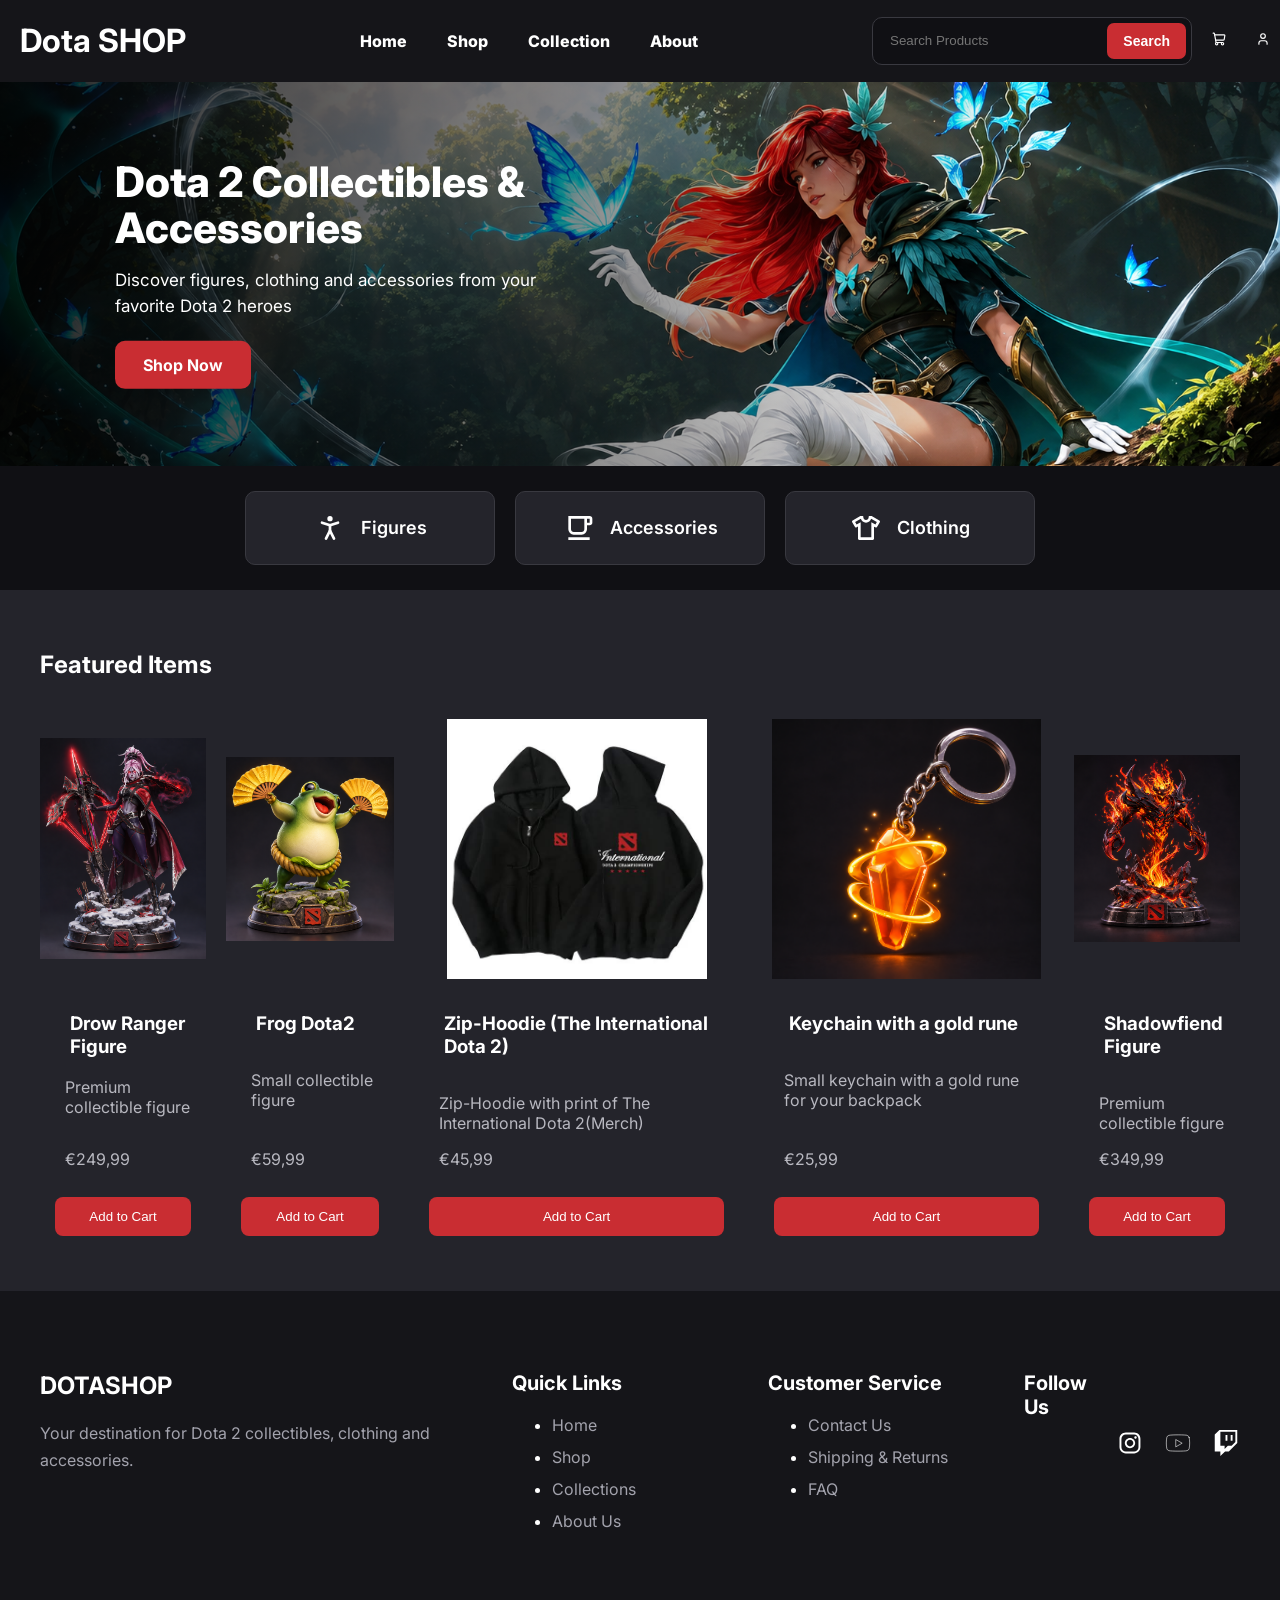
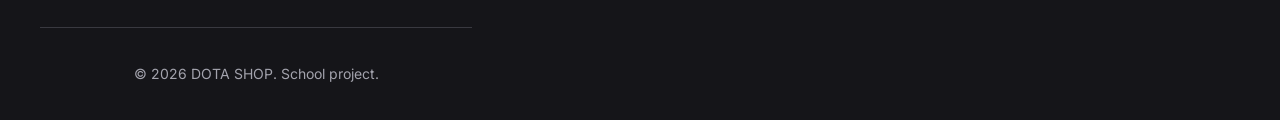
<file: index.html>
<!doctype html>
<html lang="en">
  <head>
    <meta charset="UTF-8" />
    <meta name="viewport" content="width=device-width, initial-scale=1.0" />
    <link rel="stylesheet" href="./style/style.css">
    <link rel="icon" type="image/png" href="./icons/website_logo.png">
    <script src="./js/js.js"></script>
    <title>Dota SHOP</title>
  </head>
  <body>
    <header class="header">
      <h1 class="head-text"><a href="index.html">Dota SHOP</a></h1>
      <nav class="navigation">
        <ul class="nav-list">
          <li class="style_list"><a href="./index.html">Home</a></li>
          <li class="style_list"><a href="./shop.html">Shop</a></li>
          <li class="style_list"><a href="./collection.html">Collection</a></li>
          <li class="style_list"><a href="./about.html">About</a></li>
        </ul>
      </nav>
      <div class="header-actions">
        <form class="search-form" role="search">
          <input
            class="search_field"
            type="search"
            placeholder="Search Products"
            aria-label="Search Products"
          />
          <button class="search" type="submit">Search</button>
        </form>
        <a class="" href="basket.html">
          <img
            class="basket"
            src="./icons/index1/shopping-cart.svg"
            alt="icon of basket"
          />
        </a>
        <a class="" href="user.html">
          <img
            class="account"
            src="./icons/index1/user.svg"
            alt="icon of account icon "
          />
        </a>
      </div>
    </header>
    <main class="main">
      <section class="hero">
        <div class="hero-content">
          <h2 class="content-text"> Dota 2 Collectibles & Accessories</h2>
          <p>
            Discover figures, clothing and accessories from your favorite Dota 2
            heroes
          </p>
          <button class = "shop-button" type="button"><a href="./shop.html">Shop Now</a></button>
        </div>
        <div class="hero-image">
          <img src="./images/main_walpaper.png" alt="wallpaper-image" />
        </div>
      </section>
      <section class = "categories"> 
        <div class = "figures">
            <img src = "./icons/index1/figur.svg" alt = "icon of figures">
            <span>Figures</span>
        </div>
        <div class = "accessories">
            <img src = "./icons/index1/accessories.svg" alt = "icon of accessories">
            <span>Accessories</span>

        </div>
        <div class = "clothing">
            <img src = "./icons/index1/clothing.svg" alt = "icon of clothing">
            <span>Clothing</span>
        </div>
      </section>
      <section class = "featured">
        <h2 >Featured Items</h2>
        <div class = "products-container">
            <article class="products-card drow-ranger">
                <img src="./images/drow_ranger.png" alt="Drow-ranger">
                <a href ="./products.html" class = "products-link">
                <div class="products-info">
                    <h3>Drow Ranger Figure</h3>
                    <p>Premium collectible figure</p>
                    </a>
                    <p class = "price">€249,99</p>          
                    <button type = "button">Add to Cart </button>
                </div>
            </article>
            <article class="products-card frog">
                <img src="./images/frog.png" alt="frog">
                <div class="products-info">
                    <h3>Frog Dota2</h3>
                    <p>Small collectible figure</p>
                    <p class="price">€59,99</p>
                    <button type="button">Add to Cart</button>
                </div>
            </article>
            <article class="products-card hoodie ">
                <img src="./images/hoodie.jpg" alt="hoodie"> 
                <div class = "products-info">
                    <h3>Zip-Hoodie (The International Dota 2)</h3>
                    <p>Zip-Hoodie with print of The International Dota 2(Merch)</p>
                    <p class = "price">€45,99</p>
                    <button type="button">Add to Cart</button>
                </div>   
            </article>
            <article class="products-card keychain">
              <img src="./images/gold_keycharm.png" alt="gold">
              <div class="products-info">
                <h3>Keychain with a gold rune</h3>
                <p>Small keychain with a gold rune for your backpack</p>
                <p class="price">€25,99</p>
                <button type = "button">Add to Cart</button>
              </div>
            </article>
            <article class = "products-card shadow_fiend">
               <img src="./images/shadow_fiend.png" alt="shadow_fiend">
            <div class = "products-info">
              <h3>Shadowfiend Figure</h3>
              <p>Premium collectible figure</p>
              <p class="price">€349,99</p>
              <button type = "button">Add to Cart</button>
            </div>
            </article>
        </div>
      </section>
    </main>
    <footer class="footer">
      <div class="footer-container">
        <div class="footer-brand">
          <h2>DOTA<span>SHOP</span></h2>
          <p> Your destination for Dota 2 collectibles,
            clothing and accessories.
          </p>
        </div>
        <div class="footer-links">
          <h3>Quick Links</h3>
          <ul>
            <li><a href="./index.html">Home</a></li>
            <li><a href="./shop.html">Shop</a></li>
            <li><a href="./collection.html">Collections</a></li>
            <li><a href="./about.html">About Us</a></li>
          </ul>
        </div>
        <div class="footer-service">
          <h3>Customer Service</h3>
          <ul>
            <li><a href="./contact.html">Contact Us</a></li>
            <li><a href="./shipping.html">Shipping & Returns</a></li>
            <li><a href="./faq.html">FAQ</a></li>
          </ul>
        </div>
        <div class="footer-social">
          <h3>Follow Us</h3>
          <div class="social-icons">
            <a href="" arial-label="Instagram">
              <img src="./icons/index1/inst.svg" aria-label="Instagram">
            </a>
            <a href="" aria-label="Youtube">
              <img src="./icons/index1/youtube.svg" aria-label="Youtube">
            </a>
            <a href="" aria-label="Twitch">
              <img src="./icons/index1/twitch.svg" aria-label="Twitch">
            </a>
          
      </div>
      </div>
      <div class="footer-bottom">
        <p>© 2026 DOTA SHOP. School project.</p>
      </div>
    </footer>
  </body>
</html>
</file>
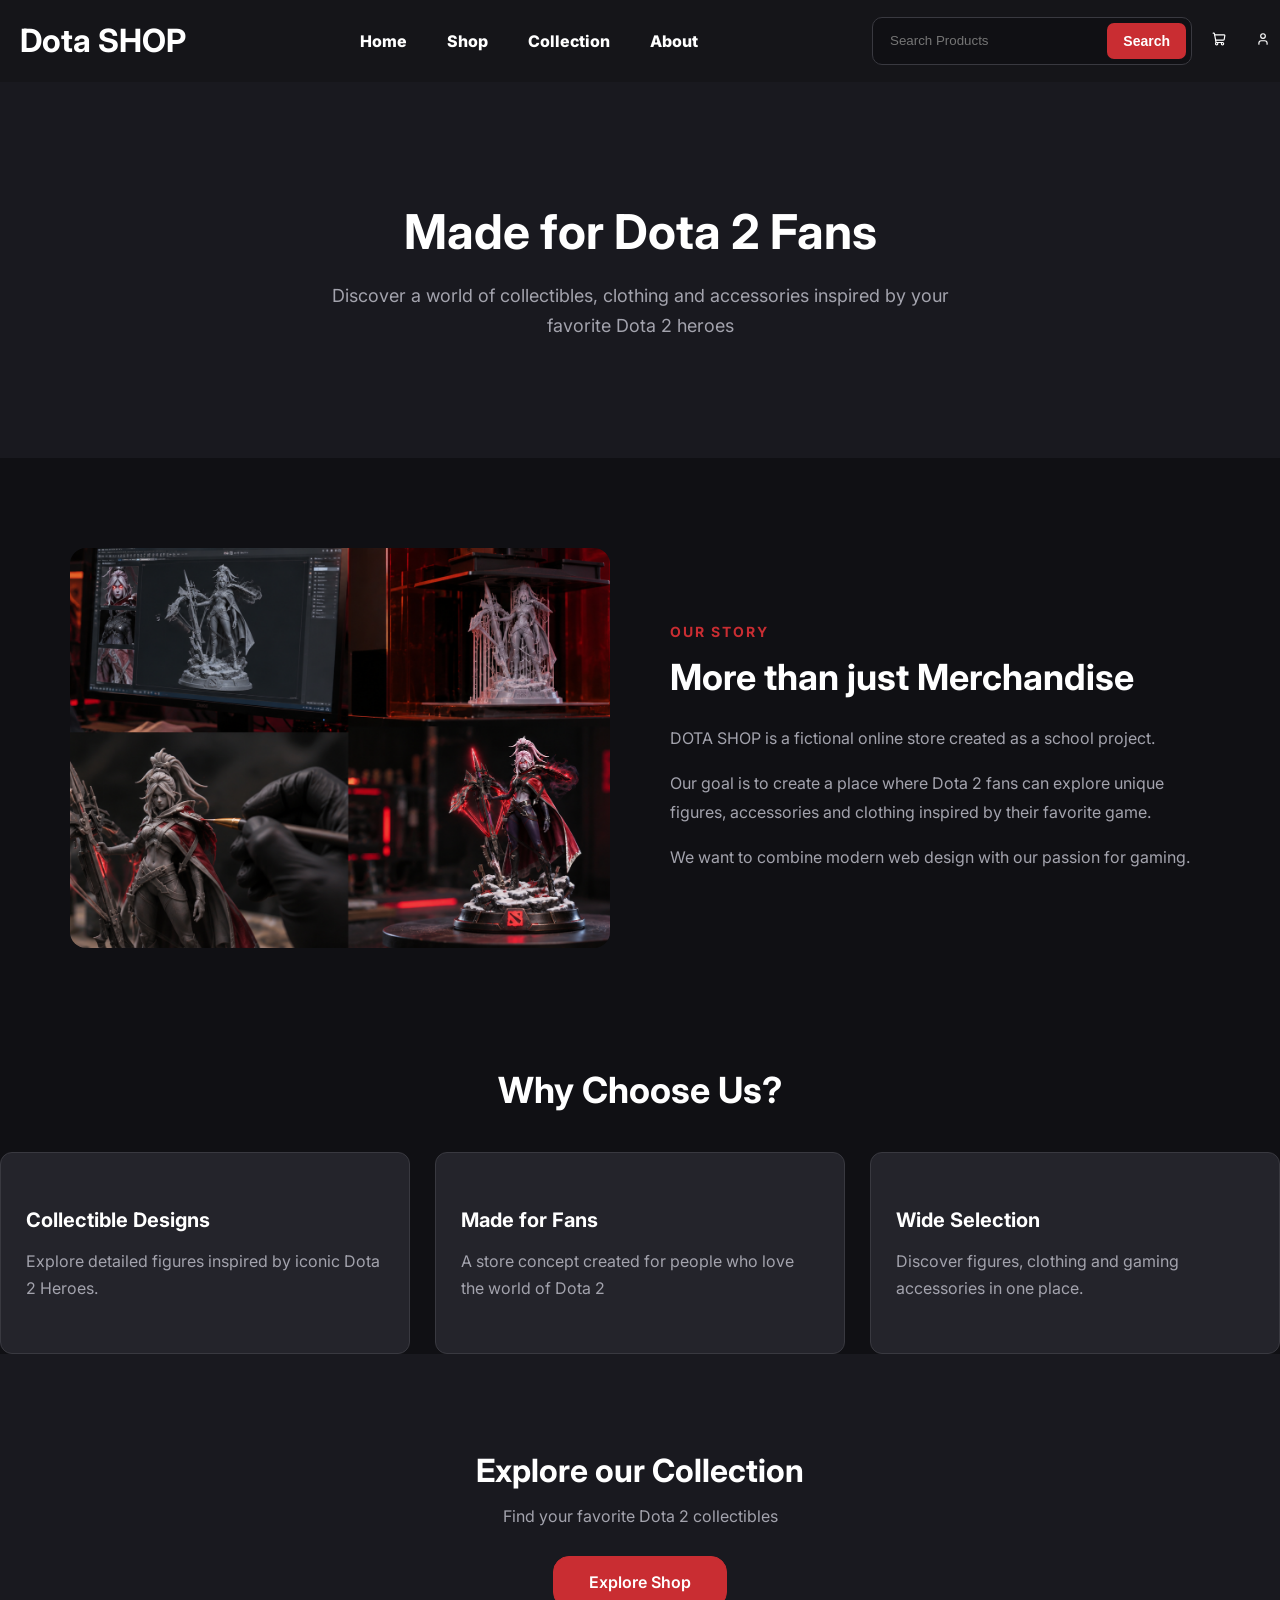
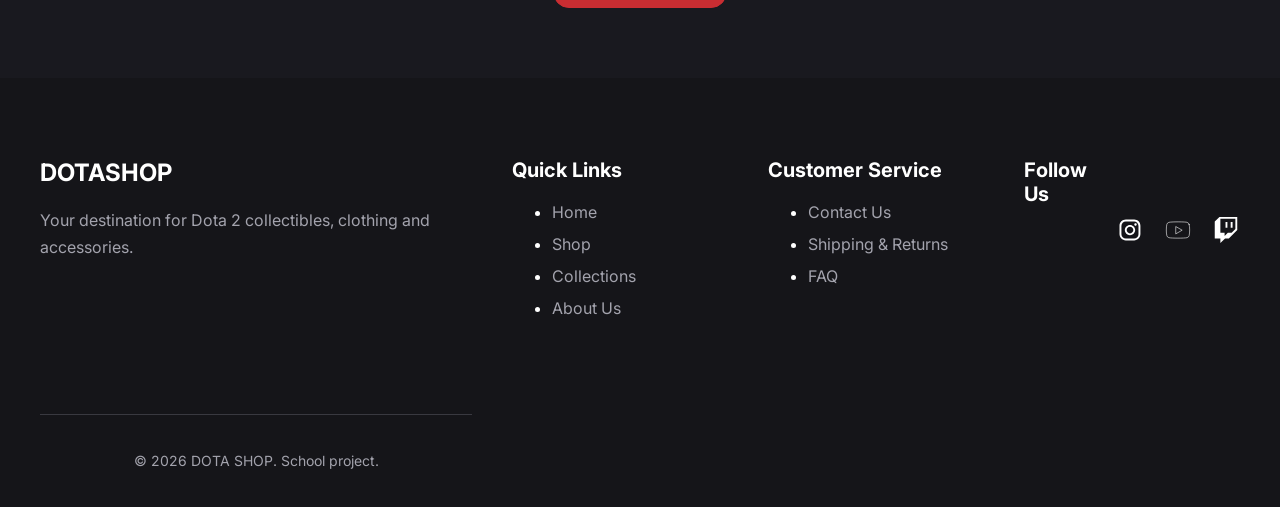
<file: about.html>
<!DOCTYPE html>
<html lang="en">
<head>
    <meta charset="UTF-8">
    <meta name="viewport" content="width=
    , initial-scale=1.0">
    <title>About</title>
    <link rel="stylesheet" href="style/about.css">
    <link rel ="stylesheet" href="style/style.css">
    <link rel="icon" type="image/png" href="./icons/website_logo.png">
    
</head>
<body>
      <header class="header">
      <h1 class="head-text"><a href="index.html">Dota SHOP</a></h1>
      <nav class="navigation">
        <ul class="nav-list">
          <li class="style_list"><a href="./index.html">Home</a></li>
          <li class="style_list"><a href="./shop.html">Shop</a></li>
          <li class="style_list"><a href="./collection.html">Collection</a></li>
          <li class="style_list"><a href="./about.html">About</a></li>
        </ul>
      </nav>
      <div class="header-actions">
        <form class="search-form" role="search">
          <input
            class="search_field"
            type="search"
            placeholder="Search Products"
            aria-label="Search Products"
          />
          <button class="search" type="submit">Search</button>
        </form>
        <a class="" href="basket.html">
          <img
            class="basket"
            src="./icons/index1/shopping-cart.svg"
            alt="icon of basket"
          />
        </a>
        <a class="" href="user.html">
          <img
            class="account"
            src="./icons/index1/user.svg"
            alt="icon of account icon "
          />
        </a>
      </div>
    </header>
    <main class = "about-page">
        <section class="about-hero">
            <p class ="about-label">
                <h1>Made for Dota 2 Fans</h1>
                <p class = "about-intro">
                    Discover a world of collectibles, clothing
                    and accessories inspired by your favorite
                    Dota 2 heroes
                </p>
            </p>
        </section>
        <section class="about-story">
            <div class = "about-image">
                <img src="./images/process_of_build.webp" alt="photo of producing">
            </div>
            <div class="about-content">
                <p class = "about-label">
                    OUR STORY
                </p>
                <h2>More than just Merchandise</h2>
                <p>  DOTA SHOP is a fictional online store
                created as a school project.</p>
                <p>Our goal is to create a place where
                Dota 2 fans can explore unique figures,
                accessories and clothing inspired
                by their favorite game.</p>
                <p> We want to combine modern web design
                    with our passion for gaming.</p>
            </div>
        </section>
        <section class="about-values">
            <h2> Why Choose Us?</h2>
            <div class="values-container">
                <article class="value-card" >
                    <h3>Collectible Designs</h3>
                    <p>
                        Explore detailed figures inspired by iconic Dota 2 Heroes.
                    </p>
                </article>
                <article class="value-card">
                    <h3>Made for Fans</h3>
                    <p>
                        A store concept created for people who love the world of Dota 2 
                    </p>
                </article>
                <article class="value-card">
                    <h3>Wide Selection</h3>
                    <p>Discover figures, clothing and gaming accessories in one place.</p>
                </article>
            </div>
        </section>
        <section class="about-cta">
            <h2>Explore our Collection</h2>
            <p> Find your favorite Dota 2 collectibles</p>
            <a href="./shop.html" class="about-button">Explore Shop</a>
        </section>
    </main>
    <footer class="footer">
      <div class="footer-container">
        <div class="footer-brand">
          <h2>DOTA<span>SHOP</span></h2>
          <p> Your destination for Dota 2 collectibles,
            clothing and accessories.
          </p>
        </div>
        <div class="footer-links">
          <h3>Quick Links</h3>
          <ul>
            <li><a href="./index.html">Home</a></li>
            <li><a href="./shop.html">Shop</a></li>
            <li><a href="./collection.html">Collections</a></li>
            <li><a href="./about.html">About Us</a></li>
          </ul>
        </div>
        <div class="footer-service">
          <h3>Customer Service</h3>
          <ul>
            <li><a href="./contact.html">Contact Us</a></li>
            <li><a href="./shipping.html">Shipping & Returns</a></li>
            <li><a href="./faq.html">FAQ</a></li>
          </ul>
        </div>
        <div class="footer-social">
          <h3>Follow Us</h3>
          <div class="social-icons">
            <a href="" arial-label="Instagram">
              <img src="./icons/index1/inst.svg" aria-label="Instagram">
            </a>
            <a href="" aria-label="Youtube">
              <img src="./icons/index1/youtube.svg" aria-label="Youtube">
            </a>
            <a href="" aria-label="Twitch">
              <img src="./icons/index1/twitch.svg" aria-label="Twitch">
            </a>
          
      </div>
      </div>
      <div class="footer-bottom">
        <p>© 2026 DOTA SHOP. School project.</p>
      </div>
    </footer>
</body>
</html>
</file>
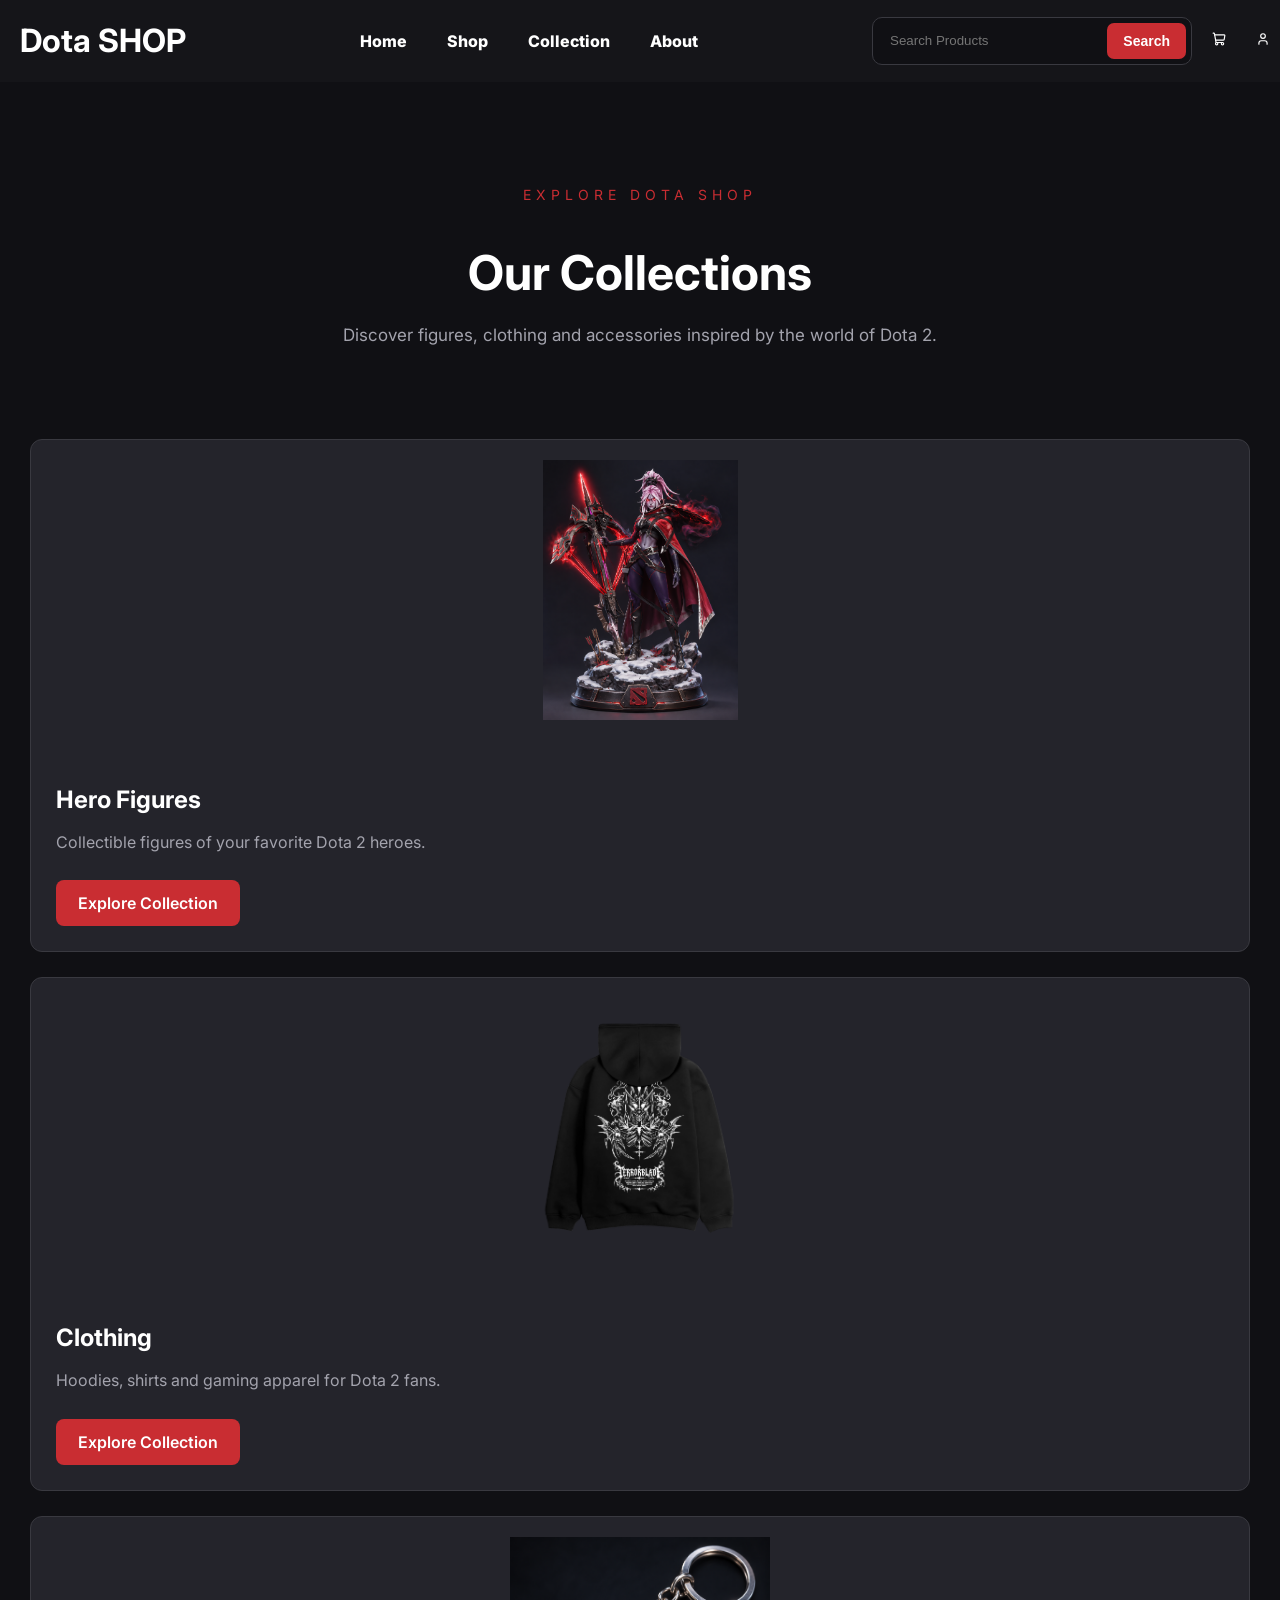
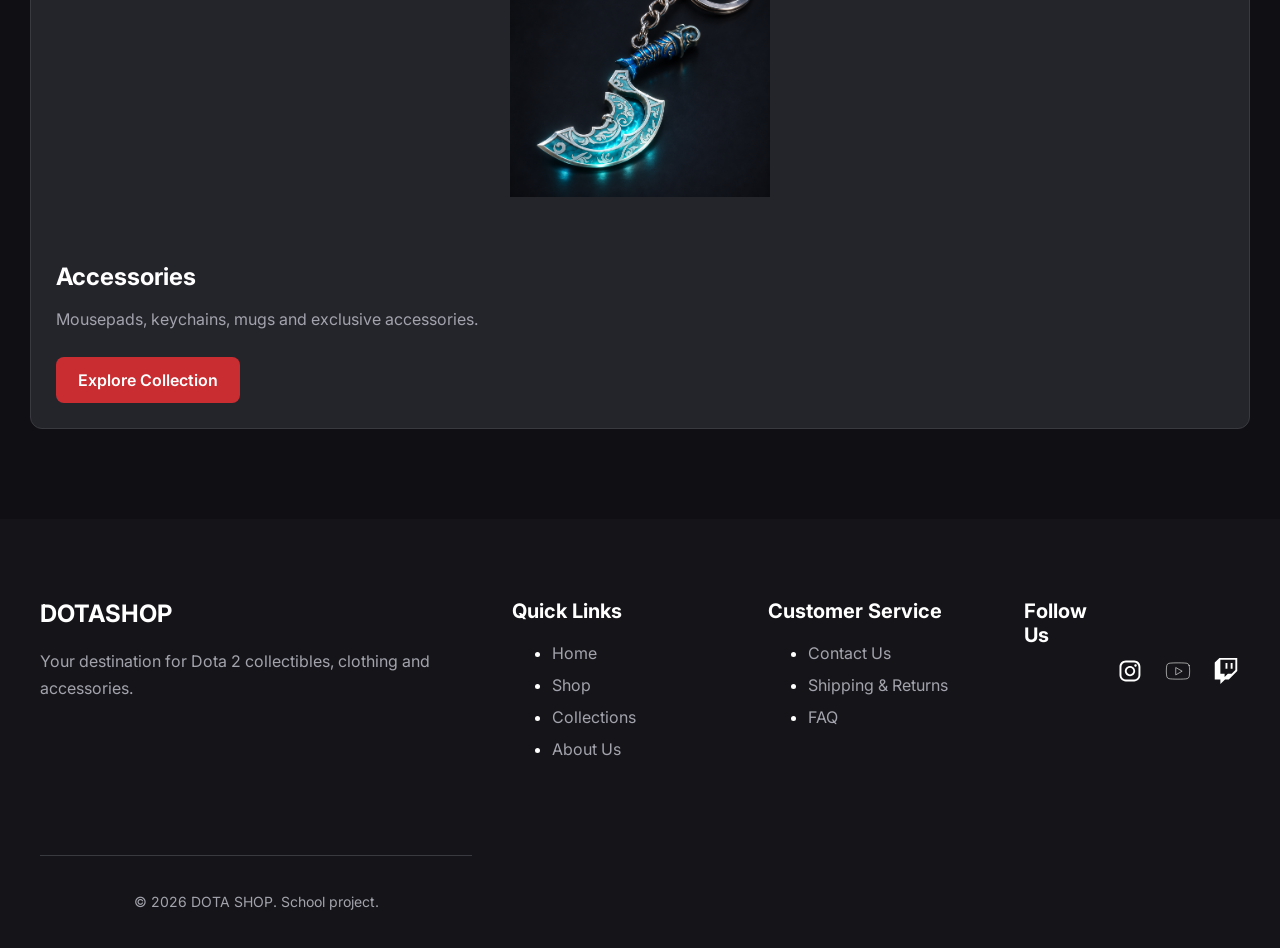
<file: collection.html>
<!DOCTYPE html>
<html lang="en">
<head>
    <meta charset="UTF-8">
    <meta name="viewport" content="width=device-width, initial-scale=1.0">
    <title>Collection</title>
    <link rel="icon" type="image/png" href="./icons/website_logo.png">
    <link rel="stylesheet" href="./style/style.css">
    <link rel="stylesheet" href="./style/collection.css">
</head>
<body>
    <header class="header">
      <h1 class="head-text"><a href="index.html">Dota SHOP</a></h1>
      <nav class="navigation">
        <ul class="nav-list">
          <li class="style_list"><a href="./index.html">Home</a></li>
          <li class="style_list"><a href="./shop.html">Shop</a></li>
          <li class="style_list"><a href="./collection.html">Collection</a></li>
          <li class="style_list"><a href="./about.html">About</a></li>
        </ul>
      </nav>
      <div class="header-actions">
        <form class="search-form" role="search">
          <input
            class="search_field"
            type="search"
            placeholder="Search Products"
            aria-label="Search Products"
          />
          <button class="search" type="submit">Search</button>
        </form>
        <a class="" href="basket.html">
          <img
            class="basket"
            src="./icons/index1/shopping-cart.svg"
            alt="icon of basket"
          />
        </a>
        <a class="" href="user.html">
          <img
            class="account"
            src="./icons/index1/user.svg"
            alt="icon of account icon "
          />
        </a>
      </div>
    </header>
    <main class="collection-page">
        <section class="collection-hero">
            <p class="collection-subtitle">
                EXPLORE DOTA SHOP
            </p>
            <h1>Our Collections</h1>
            <p class="collection-discription">
                Discover figures, clothing and accessories
                inspired by the world of Dota 2.
            </p>
        </section>
        <section class="collection-section">
            <div class="collection-grid">
                <article class="collection-card">
                    <img src="./images/drow_ranger.png" alt="Hero Figures">
                    <div class="collection-info">
                        <h2>Hero Figures</h2>
                        <p>
                            Collectible figures of your favorite Dota 2 heroes.
                        </p>
                        <a href="./shop.html#figures">Explore Collection</a>
                    </div>
                </article>
                <article class="collection-card">
                    <img src="./images/hoodie-terrorblade.png" alt="clothing">
                    <div class="collection-info">
                        <h2>Clothing</h2>
                        <p>Hoodies, shirts and gaming
                        apparel for Dota 2 fans.</p>
                        <a href="./shop.html#clothes">Explore Collection</a>
                    </div>
                </article>
                <article class="collection-card">
                    <img src="./images/blink-dagger.png" alt="accessories">
                    <div class="collection-info">
                        <h2>Accessories</h2>
                        <p>Mousepads, keychains, mugs
                        and exclusive accessories.</p>
                        <a href="shop.html#accessories">Explore Collection</a>
                    </div>
                </article>

            </div>
        </section>

        
    </main>
     <footer class="footer">
      <div class="footer-container">
        <div class="footer-brand">
          <h2>DOTA<span>SHOP</span></h2>
          <p> Your destination for Dota 2 collectibles,
            clothing and accessories.
          </p>
        </div>
        <div class="footer-links">
          <h3>Quick Links</h3>
          <ul>
            <li><a href="./index.html">Home</a></li>
            <li><a href="./shop.html">Shop</a></li>
            <li><a href="./collection.html">Collections</a></li>
            <li><a href="./about.html">About Us</a></li>
          </ul>
        </div>
        <div class="footer-service">
          <h3>Customer Service</h3>
          <ul>
            <li><a href="./contact.html">Contact Us</a></li>
            <li><a href="./shipping.html">Shipping & Returns</a></li>
            <li><a href="./faq.html">FAQ</a></li>
          </ul>
        </div>
        <div class="footer-social">
          <h3>Follow Us</h3>
          <div class="social-icons">
            <a href="" arial-label="Instagram">
              <img src="./icons/index1/inst.svg" aria-label="Instagram">
            </a>
            <a href="" aria-label="Youtube">
              <img src="./icons/index1/youtube.svg" aria-label="Youtube">
            </a>
            <a href="" aria-label="Twitch">
              <img src="./icons/index1/twitch.svg" aria-label="Twitch">
            </a>
          
      </div>
      </div>
      <div class="footer-bottom">
        <p>© 2026 DOTA SHOP. School project.</p>
      </div>
    </footer>
</body>
</html>
</file>
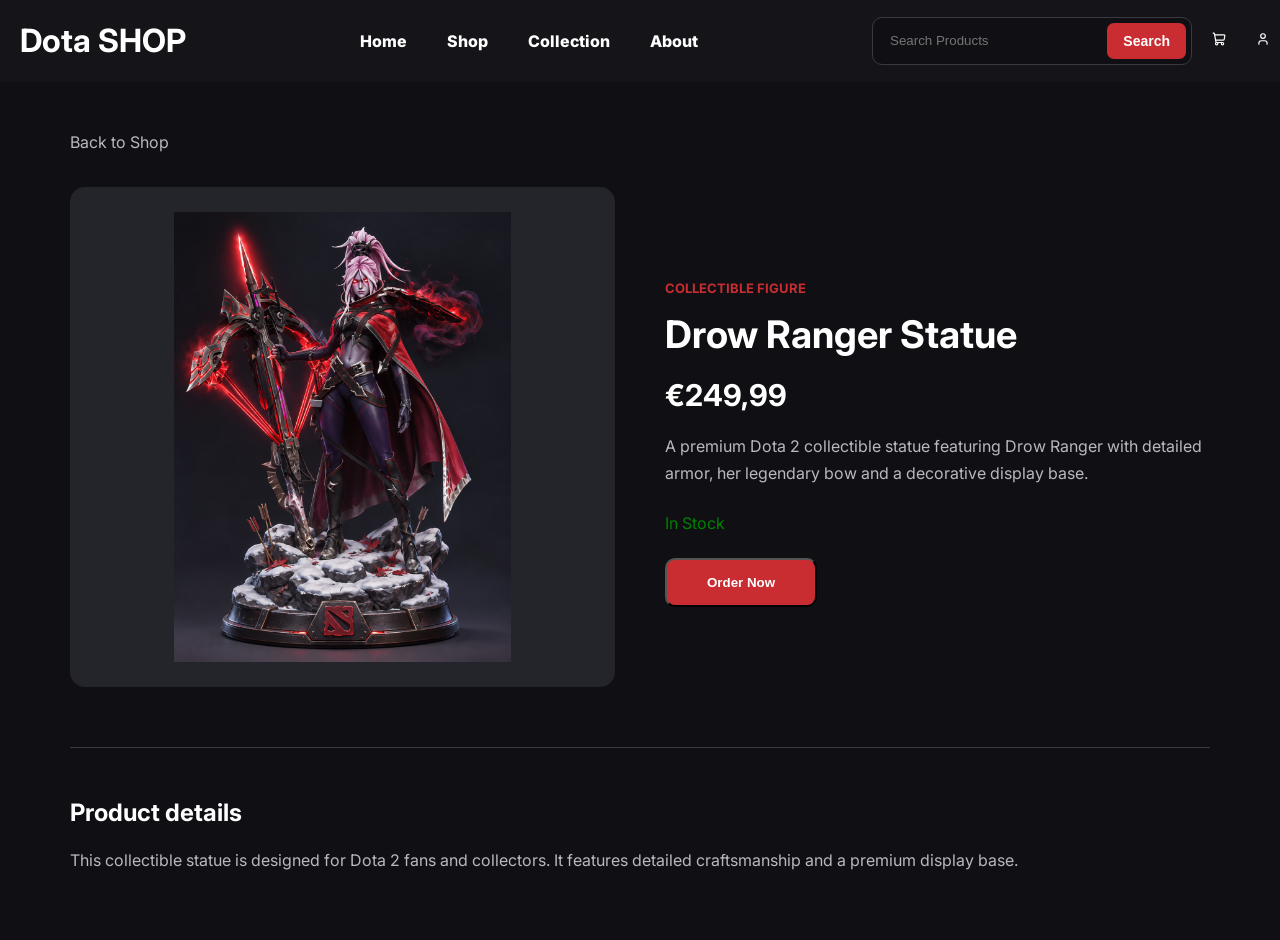
<file: products.html>
<!DOCTYPE html>
<html lang="en">
<head>
    <meta charset="UTF-8">
    <meta name="viewport" content="width=device-width, initial-scale=1.0">
    <link rel="stylesheet" href="./style/style.css">
    <link rel="stylesheet" href="./style/product.css">
    <link rel="icon" type="image/png" href="./icons/website_logo.png">
    <title>Drow Ranger| Dota SHOP</title>
</head>
<body>
    <header class="header">
      <h1 class="head-text"><a href="index.html">Dota SHOP</a></h1>
      <nav class="navigation">
        <ul class="nav-list">
          <li class="style_list"><a href="">Home</a></li>
          <li class="style_list"><a href="./shop.html">Shop</a></li>
          <li class="style_list"><a href="">Collection</a></li>
          <li class="style_list"><a href="">About</a></li>
        </ul>
      </nav>
      <div class="header-actions">
        <form class="search-form" role="search">
          <input
            class="search_field"
            type="search"
            placeholder="Search Products"
            aria-label="Search Products"
          />
          <button class="search" type="submit">Search</button>
        </form>
        <a class="" href="basket.html">
          <img
            class="basket"
            src="./icons/index1/shopping-cart.svg"
            alt="icon of basket"
          />
        </a>
        <a class="" href="user.html">
          <img
            class="account"
            src="./icons/index1/user.svg"
            alt="icon of account icon "
          />
        </a>
      </div>
    </header>

    <main class="product-page">
        <a href="index.html" class = "back-link">
            Back to Shop 
        </a>
        <section class="product-details">
            <div class ="product-image">
                <img src="./images/drow_ranger.png" alt="drow_ranger">  
            </div>
            <div class="product-info">
                <p class = "product-category">
                    COLLECTIBLE FIGURE
                </p>
                <h1>Drow Ranger Statue</h1>
                <p class = "product-price">€249,99</p>
                <p class= "product-description">
                    A premium Dota 2 collectible statue
                featuring Drow Ranger with detailed
                armor, her legendary bow and a
                decorative display base.
                </p>
                <p class= "product-stock">In Stock</p>

                <button type="button" class="order-button">Order Now</button>

            </div>

        </section>
        <section class="product-extra">
            <h2>
                Product details
            </h2>
            <p>This collectible statue is designed for
            Dota 2 fans and collectors. It features
            detailed craftsmanship and a premium
            display base.</p>
        </section>
    </main>
</body>
</html>
</file>
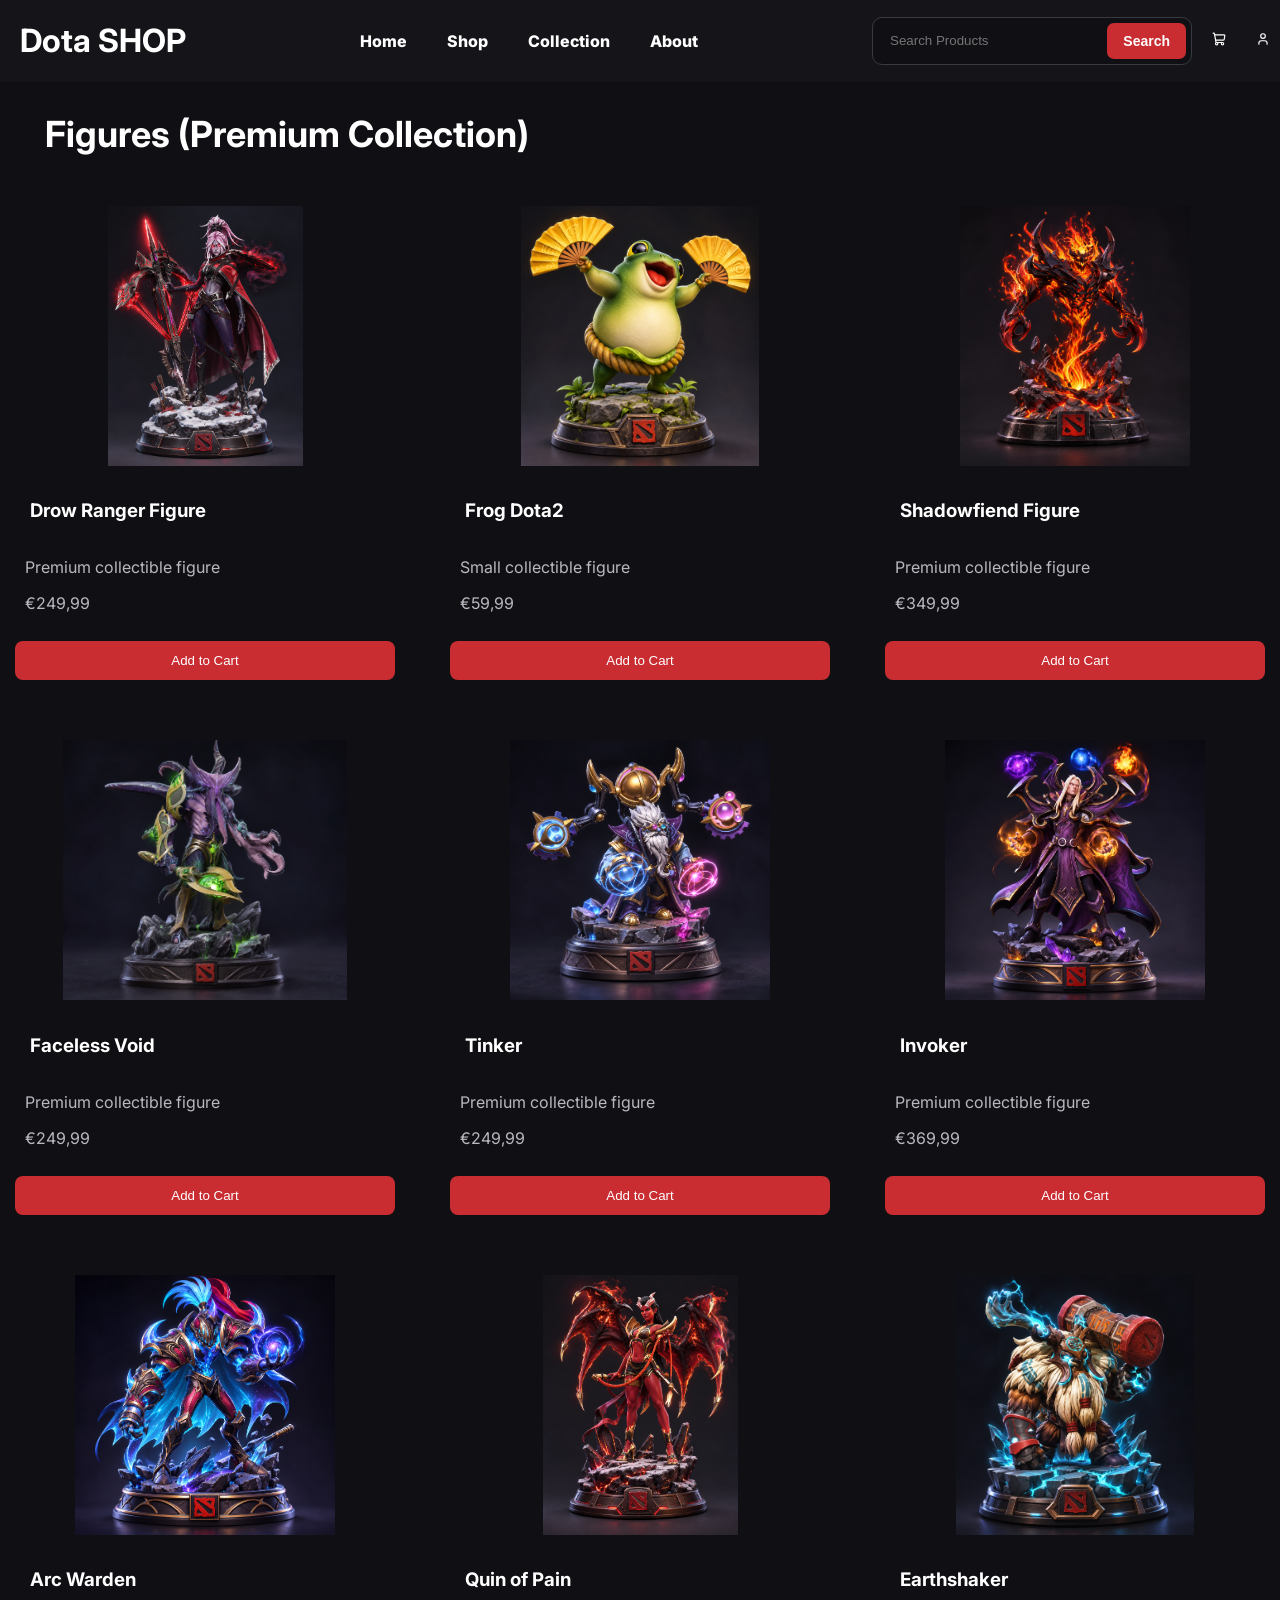
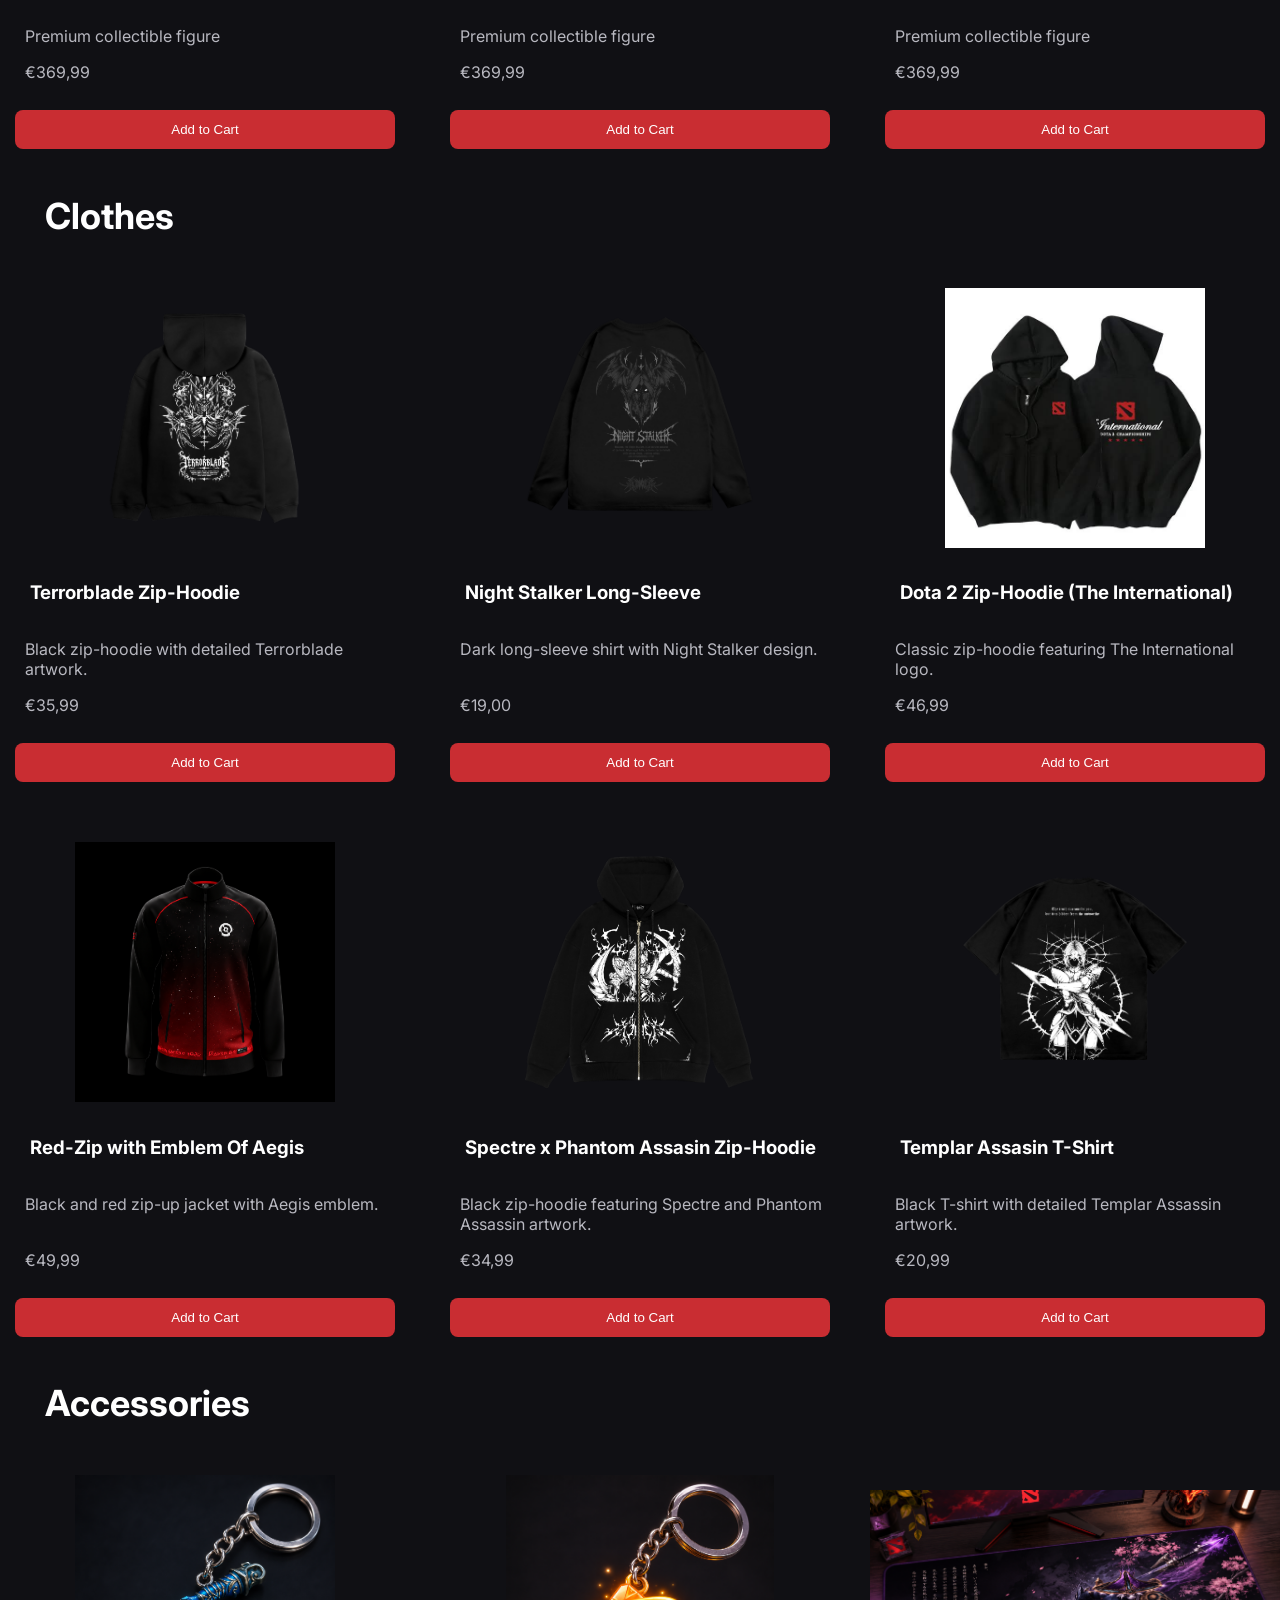
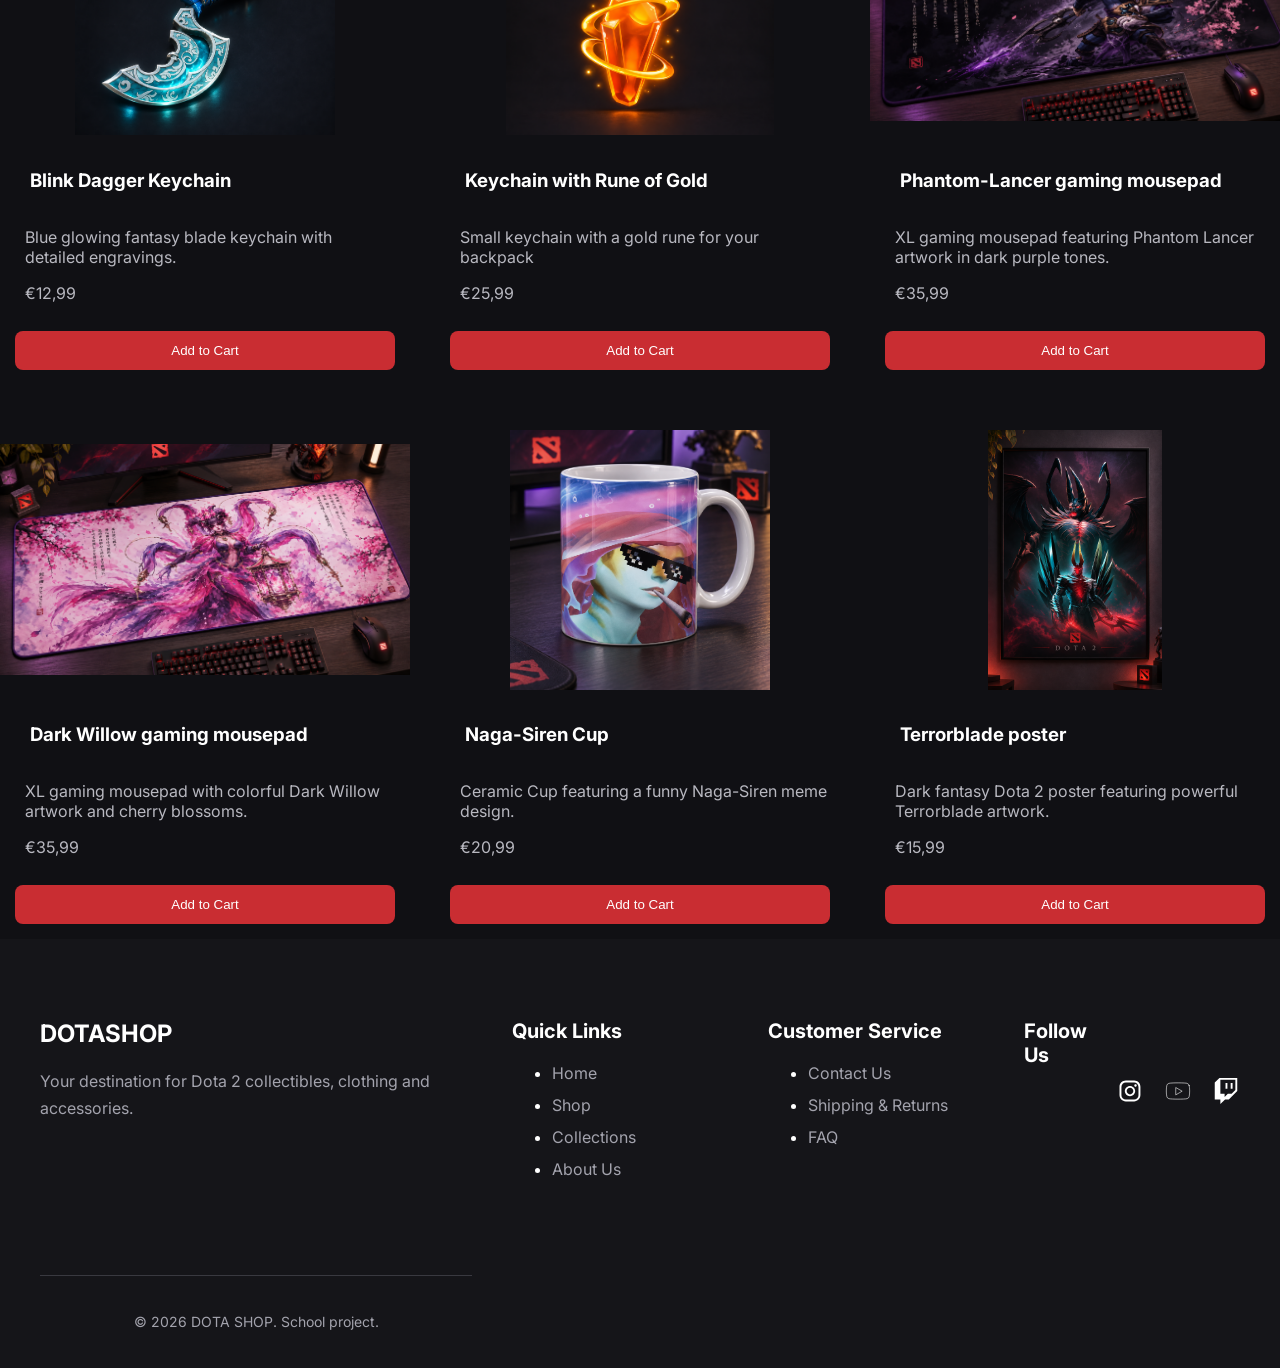
<file: shop.html>
<!DOCTYPE html>
<html lang="en">
<head>
  <meta charset="UTF-8">
  <meta name="viewport" content="width=device-width, initial-scale=1.0">
  <link rel="stylesheet" href="style/shop_style.css">
  <link rel="stylesheet" href="style/style.css">
  <link rel="icon" type="image/png" href="./icons/website_logo.png">
  <script src="./js/shop.js"></script>
  <title>Shop</title>
</head>
<header class="header">
      <h1 class="head-text"><a href="index.html">Dota SHOP</a></h1>
      <nav class="navigation">
        <ul class="nav-list">
          <li class="style_list"><a href="./index.html">Home</a></li>
          <li class="style_list"><a href="./shop.html">Shop</a></li>
          <li class="style_list"><a href="./collection.html">Collection</a></li>
          <li class="style_list"><a href="./about.html">About</a></li>
        </ul>
      </nav>
      <div class="header-actions">
        <form class="search-form" role="search">
          <input
            class="search_field"
            type="search"
            placeholder="Search Products"
            aria-label="Search Products"
          />
          <button class="search" type="submit">Search</button>
        </form>
        <a class="" href="basket.html">
          <img
            class="basket"
            src="./icons/index1/shopping-cart.svg"
            alt="icon of basket"
          />
        </a>
        <a class="" href="user.html">
          <img
            class="account"
            src="./icons/index1/user.svg"
            alt="icon of account icon "
          />
        </a>
      </div>
    </header>
<body>
    <main class="main shop-page">
      <section class = "section_1" id="figures">
        <h2>Figures (Premium Collection)</h2>
        <div class = "products-container">
          <article class="products-card drow-ranger">
                <img src="./images/drow_ranger.png" alt="Drow-ranger">
                <div class="products-info">
                    <h3>Drow Ranger Figure</h3>
                    <p>Premium collectible figure</p>
                    <p class = "price">€249,99</p>
                    <button type = "button" class="add-to-cart" data-id = "1" data-name="drow-ranger" data-price="249,99">Add to Cart </button>
                </div>
            </article>
            <article class="products-card frog">
                <img src="./images/frog.png" alt="frog">
                <div class="products-info">
                    <h3>Frog Dota2</h3>
                    <p>Small collectible figure</p>
                    <p class="price">€59,99</p>
                    <button type="button" data-id="2" data-name="frog" data-price="59,99">Add to Cart</button>
                </div>
            </article>
            <article class = "products-card shadow_fiend">
               <img src="./images/shadow_fiend.png" alt="shadow_fiend">
            <div class = "products-info">
              <h3>Shadowfiend Figure</h3>
              <p>Premium collectible figure</p>
              <p class="price">€349,99</p>
              <button type = "button" data-id="3" data-name="shadow_fiend" data-price="349,99">Add to Cart</button>
            </div>
            </article>
             <article class="products-card faceless_void">
              <img src="./images/faceless_void.png" alt="faceless_void">
              <div class="products-info">
                <h3>Faceless Void</h3>
                <p>Premium collectible figure</p>
                <p class="price">€249,99</p>
                <button type = "button"data-id="4" data-name="faceless_void" data-price="249,99">Add to Cart</button>
              </div>
            </article>
            <article class="products-card tinker">
              <img src="./images/tinker.png" alt="tinker">
            <div class="products-info tinker">
              <h3>Tinker</h3>
              <p>Premium collectible figure</p>
              <p class="price">€249,99</p>
              <button type="button" data-id="5" data-name="tinker" data-price="249,99">Add to Cart</button>
            </div>
            </article>
            <article class="products-card invoker">
              <img src="./images/invoker.png" alt="invoker">
              <div class="products-info invoker">
                <h3>Invoker</h3>
                <p>Premium collectible figure</p>
                <p class="price">€369,99</p>
                <button type="button" data-id="6" data-name="invoker" data-price="369,99">Add to Cart</button>
              </div>
            </article>
            <article class = "products-card arc_warden">
              <img src="./images/arc_warden.png" id = "arc_warden">
              <div class="products-info arc-warden">
              <h3>Arc Warden</h3>
              <p>Premium collectible figure</p>
              <p class="price">€369,99</p>
              <button type="button" data-id="7" data-name="arc_warden" data-price="369,99">Add to Cart</button>
            </article>
            <article class = "products-card quin-of-pain">
              <img src="./images/quin-of-pain.png" id = "quin_of_pain">
              <div class="products-info quin-of-pain">
              <h3>Quin of Pain</h3>
              <p>Premium collectible figure</p>
              <p class="price">€369,99</p>
              <button type="button" data-id="8" data-name="quin_of_pain" data-price="369,99">Add to Cart</button>
            </article>
            <article class = "products-card earthshaker">
              <img src="./images/earthshaker.png" id = "earthshaker">
              <div class="products-info earthshaker">
              <h3>Earthshaker</h3>
              <p>Premium collectible figure</p>
              <p class="price">€369,99</p>
              <button type="button" data-id="9" data-name="earthshaker" data-price="369,99">Add to Cart</button>
            </article>
        </div>
      </section>
      <section class="section_2" id="clothes">
        <h2>Clothes</h2>
        <div class = "products-container">
          <article class = "products-card">
            <img src="./images/hoodie-terrorblade.png" id="hoodie-terrorblade">
            <div class ="products-info">
              <h3>Terrorblade Zip-Hoodie</h3>
              <p>Black zip-hoodie with detailed Terrorblade artwork.</p>
              <p class="price">€35,99</p>
              <button type="button">Add to Cart</button>
            </div>

        </article>
        <article class = "products-card">
          <img src="./images/longsleeve-nightstalker.png" id="longsleeve-nightstalker">
          <div class ="products-info">
            <h3>Night Stalker Long-Sleeve</h3>
            <p>Dark long-sleeve shirt with Night Stalker design.</p>
            <p class="price">€19,00</p>
            <button>Add to Cart</button>

          </div>

        </article>
        <article class = "products-card">
          <img src="./images/hoodie.jpg" id="hoodie">
          <div class ="products-info">
            <h3>Dota 2 Zip-Hoodie (The International)</h3>
            <p>Classic zip-hoodie featuring The International logo.</p>
            <p class="price">€46,99</p>
            <button>Add to Cart</button>

          </div>

        </article>
        <article class = "products-card">
          <img src="./images/red-zip.png" id="red-zip">
          <div class ="products-info">
            <h3>Red-Zip with Emblem Of Aegis</h3>
            <p>Black and red zip-up jacket with Aegis emblem.</p>
            <p class="price">€49,99</p>
            <button>Add to Cart</button>

          </div>

        </article>
        <article class = "products-card">
          <img src="./images/spectre_x_ph_hoodie.png" id="spectre_x_ph_hoodie">
          <div class ="products-info">
            <h3>Spectre x Phantom Assasin Zip-Hoodie</h3>
            <p>Black zip-hoodie featuring Spectre and Phantom Assassin artwork.</p>
            <p class="price">€34,99</p>
            <button>Add to Cart</button>

          </div>

        </article>
        <article class = "products-card">
          <img src="./images/templar_assasin_t-shirt.png" id="templar_assasin_t-shirt">
          <div class ="products-info">
            <h3>Templar Assasin T-Shirt</h3>
            <p>Black T-shirt with detailed Templar Assassin artwork.</p>
            <p class="price">€20,99</p>
            <button>Add to Cart</button>

          </div>

        </article>
        </div>
        
      </section>
      <section class="section_3" id="accessories">
        <h2>Accessories</h2>
        <div class="products-container">
          <article class="products-card">
            <img src="./images/blink-dagger.png" alt="dagger">
            <div class="products-info">
              <h3>Blink Dagger Keychain</h3>
              <p>Blue glowing fantasy blade keychain with detailed engravings.</p>
              <p class="price">€12,99</p>
              <button>Add to Cart</button>
            </div>

          </article>
          <article class="products-card">
            <img src="./images/gold_keycharm.png" alt="gold_keycharm">
            <div class="products-info">
              <h3>Keychain with Rune of Gold</h3>
              <p>Small keychain with a gold rune for your backpack</p>
              <p class="price">€25,99</p>
              <button>Add to Cart</button>
            </div>

          </article>
          <article class="products-card">
            <img src="./images/pad_phantom_lancer.png" alt="pad_phantom_lancer">
            <div class="products-info">
              <h3>Phantom-Lancer gaming mousepad</h3>
              <p>XL gaming mousepad featuring Phantom Lancer artwork in dark purple tones.</p>
              <p class="price">€35,99</p>
              <button>Add to Cart</button>
            </div>

          </article>
          <article class="products-card">
            <img src="./images/pad_dark_willow.png" alt="pad_dark_willow">
            <div class="products-info">
              <h3>Dark Willow gaming mousepad</h3>
              <p>XL gaming mousepad with colorful Dark Willow artwork and cherry blossoms.</p>
              <p class="price">€35,99</p>
              <button>Add to Cart</button>
            </div>

          </article>
          <article class="products-card">
            <img src="./images/naga-siren-cup.png" alt="naga-siren-cup">
            <div class="products-info">
              <h3>Naga-Siren Cup</h3>
              <p>Ceramic Cup featuring a funny Naga-Siren meme design.</p>
              <p class="price">€20,99</p>
              <button>Add to Cart</button>
            </div>

          </article>
          <article class="products-card">
            <img src="./images/dota2-poster.png" alt="dota2-poster">
            <div class="products-info">
              <h3>Terrorblade poster</h3>
              <p>Dark fantasy Dota 2 poster featuring powerful Terrorblade artwork.</p>
              <p class="price">€15,99</p>
              <button>Add to Cart</button>
            </div>
          </article>
        </div>
      </section>
    </main>

    <footer class="footer">
      <div class="footer-container">
        <div class="footer-brand">
          <h2>DOTA<span>SHOP</span></h2>
          <p> Your destination for Dota 2 collectibles,
            clothing and accessories.
          </p>
        </div>
        <div class="footer-links">
          <h3>Quick Links</h3>
          <ul>
            <li><a href="./index.html">Home</a></li>
            <li><a href="./shop.html">Shop</a></li>
            <li><a href="./collection.html">Collections</a></li>
            <li><a href="./about.html">About Us</a></li>
          </ul>
        </div>
        <div class="footer-service">
          <h3>Customer Service</h3>
          <ul>
            <li><a href="./contact.html">Contact Us</a></li>
            <li><a href="./shipping.html">Shipping & Returns</a></li>
            <li><a href="./faq.html">FAQ</a></li>
          </ul>
        </div>
        <div class="footer-social">
          <h3>Follow Us</h3>
          <div class="social-icons">
            <a href="" arial-label="Instagram">
              <img src="./icons/index1/inst.svg" aria-label="Instagram">
            </a>
            <a href="" aria-label="Youtube">
              <img src="./icons/index1/youtube.svg" aria-label="Youtube">
            </a>
            <a href="" aria-label="Twitch">
              <img src="./icons/index1/twitch.svg" aria-label="Twitch">
            </a>
          
      </div>
      </div>
      <div class="footer-bottom">
        <p>© 2026 DOTA SHOP. School project.</p>
      </div>
    </footer>
</body>
</html>
</file>
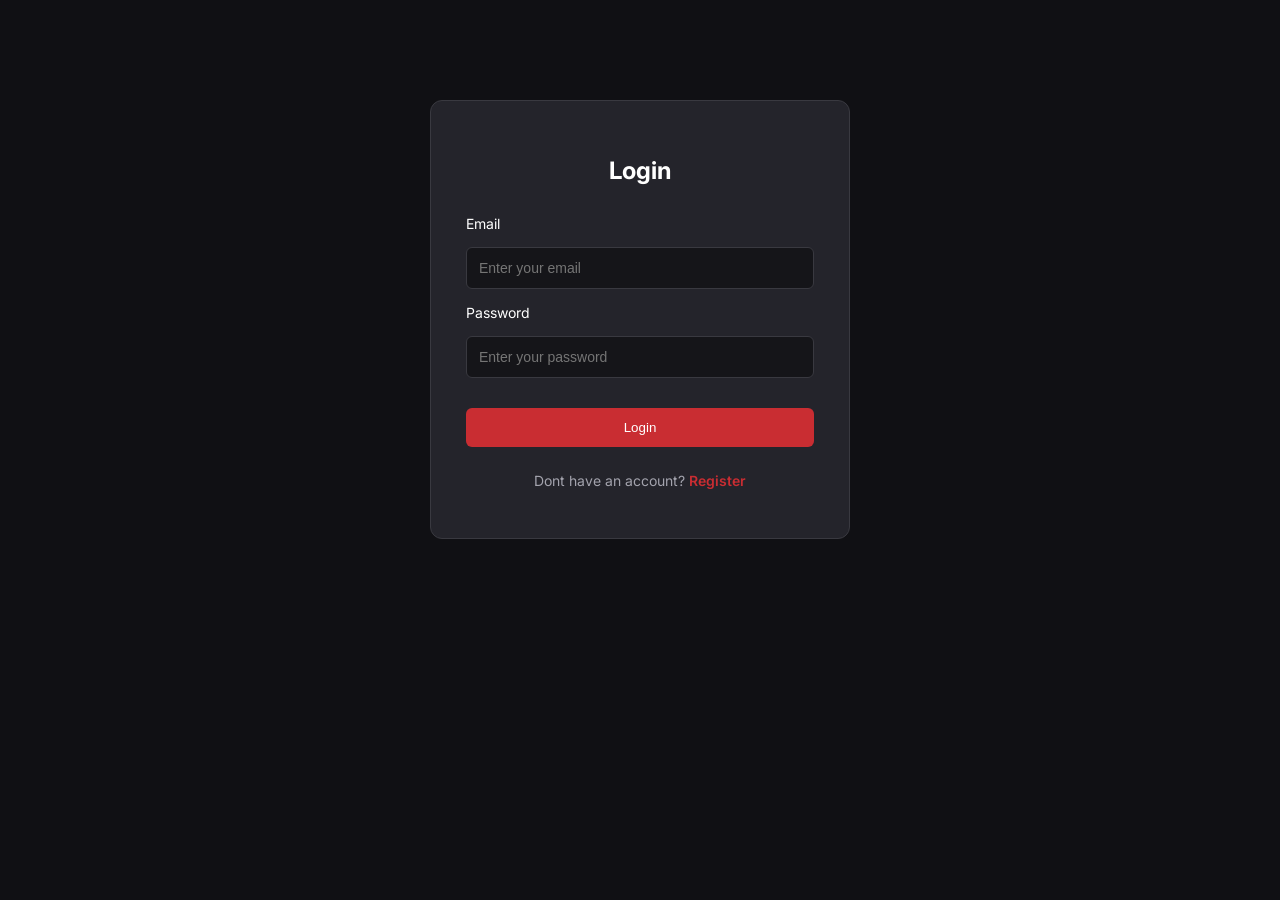
<file: user.html>
<!DOCTYPE html>
<html lang="en">
<head>
    <meta charset="UTF-8">
    <meta name="viewport" content="width=device-width, initial-scale=1.0">
    <title>User</title>
    <link rel="stylesheet" href="./style/style.css">
    <link rel="stylesheet" href="./style/user_style.css">
    <link rel="icon" type="image/png" href="./icons/website_logo.png">
   
</head>
<body>
    <main>
        <section class="account-section" id="login-section">
            <h1>Login</h1>
            <form action="#" method="post">
                <label for="email">Email</label>
                <input type="email" id="email" name="email" placeholder="Enter your email" required>
                <label for="password">Password</label>
                <input type="password" id="password" name="password" placeholder="Enter your password" required>
                <button type="submit">Login</button>
            </form>
            <p class="account-switch">
                Dont have an account?
                <a href="#" id="show-register">Register</a>
            </p>
        </section>
        <section class="account-section" id="register-section" hidden>
            <h1>Create Account</h1>
            <form action="./register.php" method="post">
                <label for="username">Username</label>
                <input type="text" id="username" name="username" placeholder="Enter your username" required>
                <label for="register-email">Email</label>
                <input type="email" id="register-email" name="email" placeholder="Enter your email" required>
                <label for="register-password">Password</label>
                <input type="password" id="register-password" name="password" placeholder="Enter your password" required>
                <label for="confirm-password">Confirm password</label>
                <input type="password" id="confirm-password" name="confirm_password" required>
                <button type="submit">Register</button>
            </form>
            <p class="account-switch">
                Already have an account?
                <a href="#" id="show-login">Login</a>
            </p>
        </section>

    
    </main>
     <script src="./js/login.js"></script>
</body>
</html>
</file>
<file: style/style.css>
@import url('https://fonts.googleapis.com/css2?family=Inter:ital,opsz,wght@0,14..32,100..900;1,14..32,100..900&display=swap');

* {
    box-sizing: border-box;
}
html, body{
    margin:0;
    padding: 0;
    width: 100%;
}

body{
    background-color: #101014;
    color: white;
    font-family: 'Inter', sans-serif;
}

.basket{
    width: 30px;
    height: 30px;
    filter: invert(1);
    padding-right: 10px;
 


}
.account{
    width: 30px;
    height: 30px;
    filter: invert(1);
    padding-right: 10px;
     
}

.basket,
.account{
    width:24px;
    height: 24px;
    filter: brightness(0) invert(1);
    cursor:pointer;
    transition: transform 0.3s ease, filter 0.3s ease;
}

.basket:hover{
    transform: scale(1.2);
    filter: brightness(0) saturate(100%) invert(25%) sepia(85%) saturate(1800%) hue-rotate(340deg);
}

.account:hover{
    transform: scale(1.2);
    filter: brightness(0) saturate(100%) invert(25%) sepia(85%) saturate(1800%) hue-rotate(340deg);
    
}

.head-text a{
    color:white;
    font-family: 'Inter', sans-serif;
    font-weight: 700;
    padding-left: 20px;
    text-decoration: none;
}



.header{
    display: flex;
    justify-content: space-between;
    align-items: center;
    gap:15px 40px;
    background-color: #151519;
    
}
.nav-list{
    padding-top: 15px;
    display: flex;
    gap:40px;
    list-style: none;
    padding: 0;
    margin:0;
    
}

.nav-list a{
    color:white;
    text-decoration: none;
    font-family: 'Inter';
    font-weight: 800;
}

.header-actions{
    display: flex;
    gap: 20px;
    align-items: center;
    
}


.search-form{
    display: flex;
    align-items: center;
    gap:10px;
    width:320px;
    padding: 5px;
    background-color: #101014;
    border: 1px solid #393940;
    border-radius: 10px;
    transition: border-color 0.3s ease;
}

.search_field{
    flex:1;
    min-width: 0;
    padding: 10px 12px;
    background-color: transparent;
    border:none;
    outline: none;
    color:white;
}
.search{
    padding: 10px 16px;
    background-color: #c92d32;
    color:white;
    border:none;
    border-radius: 7px;
    font-size: 14px;
    font-weight: 600;
    cursor: pointer;
    transition: background-color 0.3s ease;
    
}
.search:hover{
    background-color: #e43c42;
}
.search-form:focus-within{
    border-color: #c92d32

}
@media(max-width:900px){
    .search-form{
        width:240px;
    }
}


.shop-button{
    display: inline-flex;
    align-items: center;
    justify-content: center;
    gap:15px;
    padding: 14px 28px;
    background-color: #c92d32;
    font-family: 'Inter', sans-serif;
    font-size: 16px;
    font-weight: 700;
    border: none;
    border-radius: 10px;
    cursor: pointer;
    transition: background-color 0.3s ease, transform 0.3s ease, box-shadow 0.3s ease;
}
.shop-button:hover{
    background-color: #e43c42;
    transform: translate(-3px);
    box-shadow: 0 6px 20px rgba(201,45,50,0.4);
}
.shop-button:active{
    transform: translate(0);
}
.shop-button:focus-visible{
    outline: 2px solid white;
    outline-offset: 4px;
}
.shop-button a{
    text-decoration: none;
    color:white;
}

.hero{
    position: relative;
    height: clamp(310px, 30vw, 500px);
    overflow:hidden;
    background-color: #151519;

}
.hero-image{
    width: 100%;
    height: 100%;

}
.hero-image img{
    width: 100%;
    height: 100%;
    object-fit: cover;
    object-position: center 20%;
}
.hero-content{
    position: absolute;
    top: 50%;
    left: 9%;
    transform: translateY(-50%);
    z-index: 2;
    max-width: 480px;
    color:white
}

.hero::before{
    content: "";
    position: absolute;
    inset:0;
    background: linear-gradient(90deg,rgba(0,0,0,0.85) 0%, rgba(0,0,0,0.45) 45%, transparent 80%);
    z-index: 1;
    pointer-events: none;
}
.hero-content h2 {
    font-family: 'Inter', sans-serif;
    font-size: 42px;
    font-weight: 800;
    line-height: 1.1;
    margin: 0 0 15px;
}
.hero-content p{
    font-family: 'Inter', sans-serif;
    font-size: 17px;
    line-height: 1.5;
    color: white;
    margin-bottom: 22px;
}



.products-card{
    display: flex;
    flex-direction: column;
    
    
}
.products-info {
    display: flex;
    flex-direction: column;
    flex:1;
    padding:15px;
}
.products-info .price {
    margin-top: auto;
}

.products-info button{
    background-color: #c92d32;
    color: white;
    border:none;
    border-radius: 8px;
    padding: 12px;
    cursor: pointer;
    margin-top: 12px;
}

.products-info button:hover{
    background-color: #e43c42;
}
.products-card img{
    padding-top: 20px ;
    display: block;
    width: 100%;
    height:280px;
    object-fit: contain;
}

.products-container{
    display:flex;
    grid-template-columns: repeat(5, minmax(0,1fr));
    gap:20px;
}

@media (max-width:1100px){
    .products-container {
        grid-template-columns: repeat(3, minmax(0,1fr));
    }
}

@media (max-width: 650px){
    .products-container {
        grid-template-columns: repeat(1, minmax(0,1fr));
    }
}


.categories{
    display: flex;
    justify-content: center;
    gap: 20px;
    padding: 25px 40px;
    background-color: #101014;
}


.categories > div {
    display: flex;
    align-items: center;
    justify-content: center;
    gap: 15px;
    width: 250px;
    padding: 20px;
    background-color: #24242b;
    border: 1px solid #393940;
    border-radius: 10px;

    transition: border-color 0.3s ease;

}
.categories > div:hover{
    border-color: #c92d32;
}

.categories img {
    width: 32px;
    height: 32px;
    filter: brightness(0) invert(1);
}

.categories span {
    color: white;
    font-size: 18px;
    font-weight: 600;
}



.products-info h3{
    color:white;
    font-family: 'Inter', sans-serif;
    padding-left: 15px
    
}

.products-info p{
    color:#b8b8c0;
    font-family: 'Inter', sans-serif;
    padding-left: 10px;

}
.products-info price{
    color: white;
    font-size: 20px;
    font-weight:700;

}
.products-link{
    text-decoration: none;
    color:inherit;

}

.products-link:hover h3{
    color:#c92d32;
}
.products-card{
    transition: transform 0.3s ease;

}
.products-card:hover{
    transform: scale(1.05);
}

.featured{
    background-color: #24242b;
    padding: 40px;
}

.featured h2{
    font-family: 'Inter', sans-serif;
    color: white;

}


footer {
    background-color: #151519;
    padding:60px 40px 20px;
    color: white;

}
.footer-container{
    display: grid;
    grid-template-columns: 2fr 1fr 1fr 1fr;
    gap: 40px;
    max-width: 1200px;
    margin: 0 auto;
}

.footer-container h3{
    font-size: 20px;
    margin-bottom: 20px;
}
.footer-container p{
    color: #a3a3ad;
    line-height: 1.7;
}
.footer-container a{
    display: block;
    color: #a3a3ad;
    text-decoration: none;
    margin-bottom: 12px;
    transition: color 0.3s ease;

}
.footer-container a:hover{
    color: #c92d32;
}
.footer-social{
    display: flex;
    gap:15px;
}

.social-icons{
    display:flex;
    flex-direction: row;
    align-items: center;
    gap: 20px;

}
.social-icons img{
    width: 28px;
    height: 28px;
    filter: brightness(0) invert(1);
    transition: transform 0.3s ease;
}
.social-icons a:hover img {
    transform: scale(1.2);
}


.footer-social a {
    display: inline-flex;
    align-items: center;
    justify-content: center;
}

.footer-bottom{
    border-top: 1px solid #393940;
    margin-top: 40px;
    padding-top: 20px;
    text-align: center;
    color: #a3a3ad;
    font-size: 14px;
}

@media (max-width: 900px){
    .footer-container{
        grid-template-columns: repeat(2, 1fr);
    }
}

@media (max-width: 600px){
    .footer-container{
        grid-template-columns: 1fr;
    }
    footer{
        padding:40px 20px 20px;
    }
}
</file>
<file: style/about.css>
.about-page {
    background-color: #101014;
    color: white;
}
.about-hero {
    text-align: center;
    padding: 100px 20px ;
    background-color: #19191f;
}
.about-label {
    color:#c92d32;
    font-size: 14px;
    font-weight: 700;
    letter-spacing: 2px;
}
.about-hero h1{
    font-size:48px;
    margin:20px 0;
}
.about-intro {
    max-width: 650px;
    margin: 0 auto;
    color: #a3a3ad;
    font-size: 18px;
    line-height: 1.7;

}
.about-story {
    display: grid;
    grid-template-columns: 1fr 1fr;
    align-items: center;
    gap:60px;
    max-width: 1200px;
    margin: 0 auto;
    padding: 90px 30px;
}
.about-image {
}
.about-image img{
    display: block;
    width:100%;
    height: 400px;
    object-fit: cover;
    border-radius: 16px;
}
.about-content h2{
    font-size: 36px ;
    margin: 15px 0 25px;
}
.about-content > p:not(.about-label){
    color: #a3a3ad;
    line-height: 1.8;
    margin-bottom: 15px;
}
.about-values > h2 {
    font-size: 36px;
    text-align: center;
    margin-bottom: 40px;

}
.values-container {
    display: grid;
    grid-template-columns: repeat(3, 1fr);
    gap:25px;

}
.value-card {
    background-color: #24242b;
    border: 1px solid #393940;
    border-radius: 12px;
    padding: 35px 25px;
    transition: border-color 0.3s ease;
}
.value-card:hover{
    border-color: #c92d32;
}
.value-card h3{
    font-size: 20px;
    margin-bottom: 15px;
}
.value-card p{
    color: #a3a3ad;
    line-height: 1.7;
}
.about-cta {
    background-color: #19191f;
    text-align: center;
    padding: 70px 20px;
}
.about-cta h2{
    font-size: 32px;
    margin-bottom: 15px;
}
.about-cta p {
    color: #a3a3ad;
    margin-bottom: 30px;
    
}
.about-button {
    display: inline-block;
    padding: 15px 35px;
    background-color: #c92d32;
    color: white;
    border:1px solid #c92d32;
    border-radius: 16px;
    text-decoration: none;
    font-size: 16px;
    font-weight: 600;
    cursor:pointer;
    transition: border-color 0.3s ease;


}
.about-button:hover{
    background-color: #c92d32;
    background-color: transparent;
}
</file>
<file: style/collection.css>
.collection-page {
    background-color: #101014;
    color: white;
    min-height:100hv;


}
.collection-hero {
    text-align: center;
    padding: 90px 20px 50px;
}
.collection-subtitle {
    color: #c92d32;
    font-size:14px;
    letter-spacing: 5px;
    margin-bottom: 20px;
}
.collection-hero h1{
    font-size: 48px;
    margin-bottom: 20px;
}
.collection-discription {
    color:#a3a3ad;
    font-size:17px;
    max-width: 650px;
    margin: 0 auto;
    line-height: 1.6;
}
.collection-section {
    max-width: 1300px;
    margin: 0 auto;
    padding: 40px 30px 90px;
}
.collection-grid {
    display: grid;
    grid-template-columns: repeat(3 minmax(0,1fr));
    gap: 25px;

}
.collection-card {
    background-color: #24242b;
    border: 1px solid #393940;
    border-radius: 12px;
    overflow: hidden;
    transition: transform 0.3s ease, border-color 0.3s ease;
}
.collection-card:hover{
    transform: translate(-8px);
    border-color: #c92d32;
}
.collection-card img{
    display: block;
    width: 100%;
    height: 300px;
    object-fit: contain;
    padding: 20px;
    transition: transform 0.3s ease;
}
.collection-card:hover img{
    transform: scale(1.05);
}
.collection-info {
    padding: 25px;
}
.collection-info h2{
    font-size:24px;
    margin-bottom:15px;
}
.collection-info p{
    color:#a3a3ad;
    line-height: 1.6;
    margin-bottom: 25px;
}
.collection-info a{
    display: inline-block;
    background-color: #c92d32;
    color: white;
    padding: 13px 22px;
    border-radius: 8px;

    text-decoration: none;
    font-weight: 600;
    transition: background-color 0.3s ease;

}
.collection-info a:hover{
    background-color: #e43c42;
}

@media(max-width: 900px){
    .collection-grid{
        grid-template-columns: repeat(2,minmax(0,1fr));
    }

}
@media (max-width: 600px){
    .collection-grid{
        grid-template-columns: 1fr;
    }
    .collection-hero h1{
        font-size: 34px;

    }
    .collection-section{
        padding: 30px 20px 40px;

    }
}



html{
    scroll-behavior: smooth;
}
</file>
<file: style/product.css>
.product-page {
    max-width: 1200px;
    margin: 0 auto;
    padding: 50px 30px;
}
.back-link{
    color: #b8b8c0;
    text-decoration: none;

    
}
.back-link:hover{
    color:white;
}
.product-details {
    display: grid;
    grid-template-columns: 1fr 1fr;
    gap:50px;
    align-items: center;
    margin-top: 35px;
}
.product-image {
    background-color: #24242b;
    border-radius: 15px;
    padding: 25px;
}
.product-image img{
    display: block;
    width: 100%;
    height: 450px;
    object-fit: contain;
}
.product-info {
}
.product-info h1{
    font-size: 38px;
    margin: 15px 0;
}
.product-category {
    color: #c92d32;
    font-size: 13px;
    font-weight: 700;
}
.product-price {
    font-size:30px;
    font-weight: 700;
    margin: 20px 0;
}
.product-description {
    color:#b8b8c0 ;
    font-size: 16px;
    line-height: 1.7;
}
.product-stock {
    color:green;
    margin: 25px 0;
}
.product-extra {
    margin-top: 60px;
    padding-top: 30px;
    border-top: 1px solid #393940;
}
.product-extra p{
    color: #b8b8c0;
    line-height: 1.7;
}
@media (max-width:700px){
    .product-details{
        grid-template-columns: 1fr;
        gap: 25px;
    }
    .product-image img{
        height: 320px;

    }
    .product-info h1{
        font-size: 28px;
    }
}
  

.order-button{
    display: inline-block;
    background-color: #c92d32;
    color: white;
    padding: 15px 40px;
    border-radius: 10px;
    text-decoration: none;
    font-weight: 700;
    transition: 0.3s ease;
}
.order-button:hover{
    background-color: #e43c42;
    transform: translate(-3px);
}
</file>
<file: style/shop_style.css>
.shop-page .products-container{
    display: grid;
    grid-template-columns: repeat(3, minmax(0, 1fr));
    gap: 25px;
}

.shop-page .products-container1 {
    display: grid;
    grid-template-columns: repeat(4, minmax(0, 1fr));
    gap: 25px;
    margin-top: 25px;
}
.shop-page .products-card{
    transition: transform 0.3s ease, border-color 0.3s ease;
}
.shop-page .products-card:hover{
    transform: translateY(-8px);
    border-color: #c92d32;

}
.shop-page .section_1 h2{
    padding-left: 45px;
    font-size: 36px;
}
.shop-page .section_2 h2{
    padding-left: 45px;
    font-size: 36px;
}
.shop-page .section_3 h2{
    padding-left: 45px;
    font-size: 36px;
}
</file>
<file: style/user_style.css>
.account-section{
    width:100%;
    max-width: 420px;
    margin:100px auto;
    padding: 35px;
    background-color: #24242b;
    border: 1px solid #393940;
    border-radius: 12px;
}
.account-section h1{
    color: white;
    text-align: center;
    margin-bottom: 30px;
}
.account-section form{
    display: flex;
    flex-direction: column;
    gap:15px;
}
.account-section label{
    color: white;
    font-size:14px;
}
.account-section input{
    padding: 12px;
    background-color: #151519;
    color: white;
    border:1px solid #393940;
    border-radius: 6px;
    font-size: 14px;
}
.account-section input:focus{
    outline: none;
    border-color: #c92d32;
}
.account-section button{
    margin-top: 15px;
    padding: 12px;
    background-color: #c92d32;
    color: white;
    border-radius: 6px;
    border:none;
    cursor: pointer;
    transition: 0.3s;

}
.account-section button:hover{
    background-color: #a92328;
}

.account-section[hidden]{
    display: none;
}
.account-switch{
    margin-top: 25px;
    color: #a3a3ad;
    text-align: center;
    font-size:14px;
}
.account-switch a{
    color: #c92d32;
    text-decoration: none;
    font-weight: 600;
}
.account-switch a:hover{
    text-decoration: underline;
}
</file>
